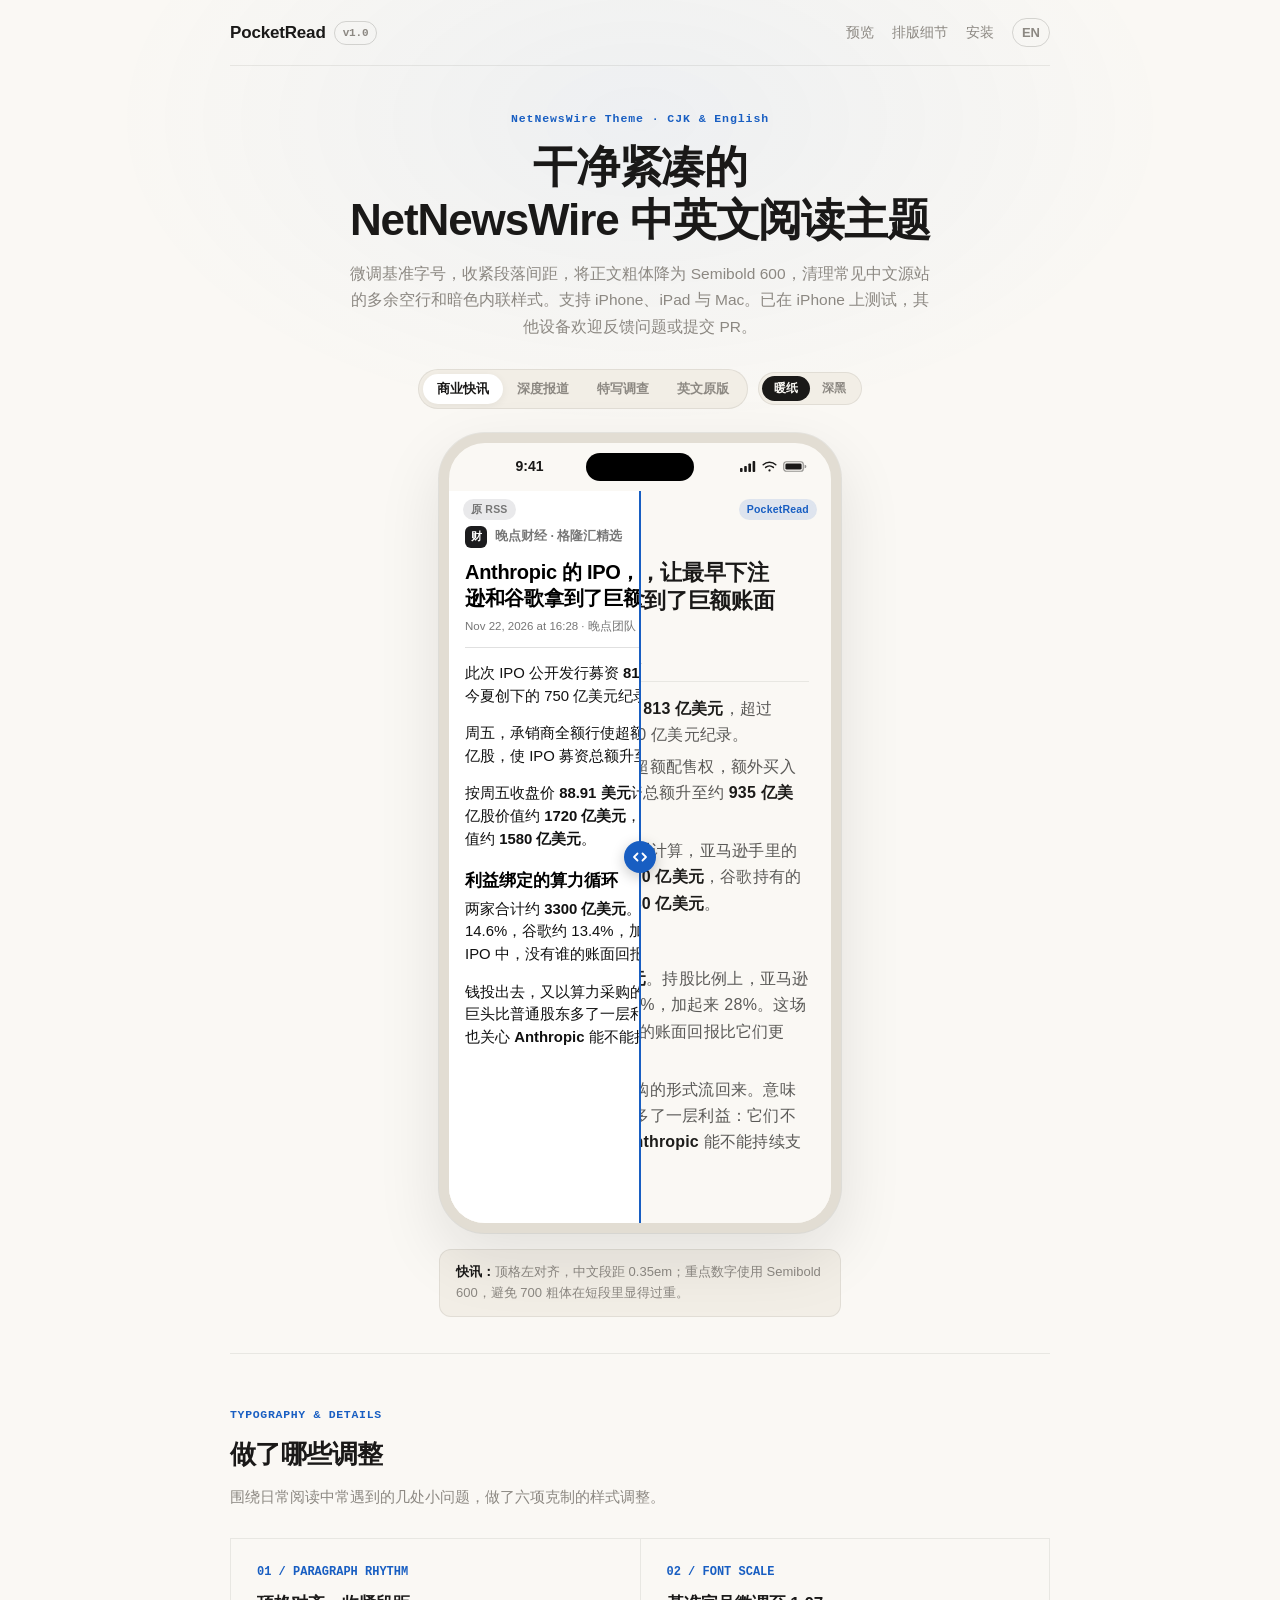
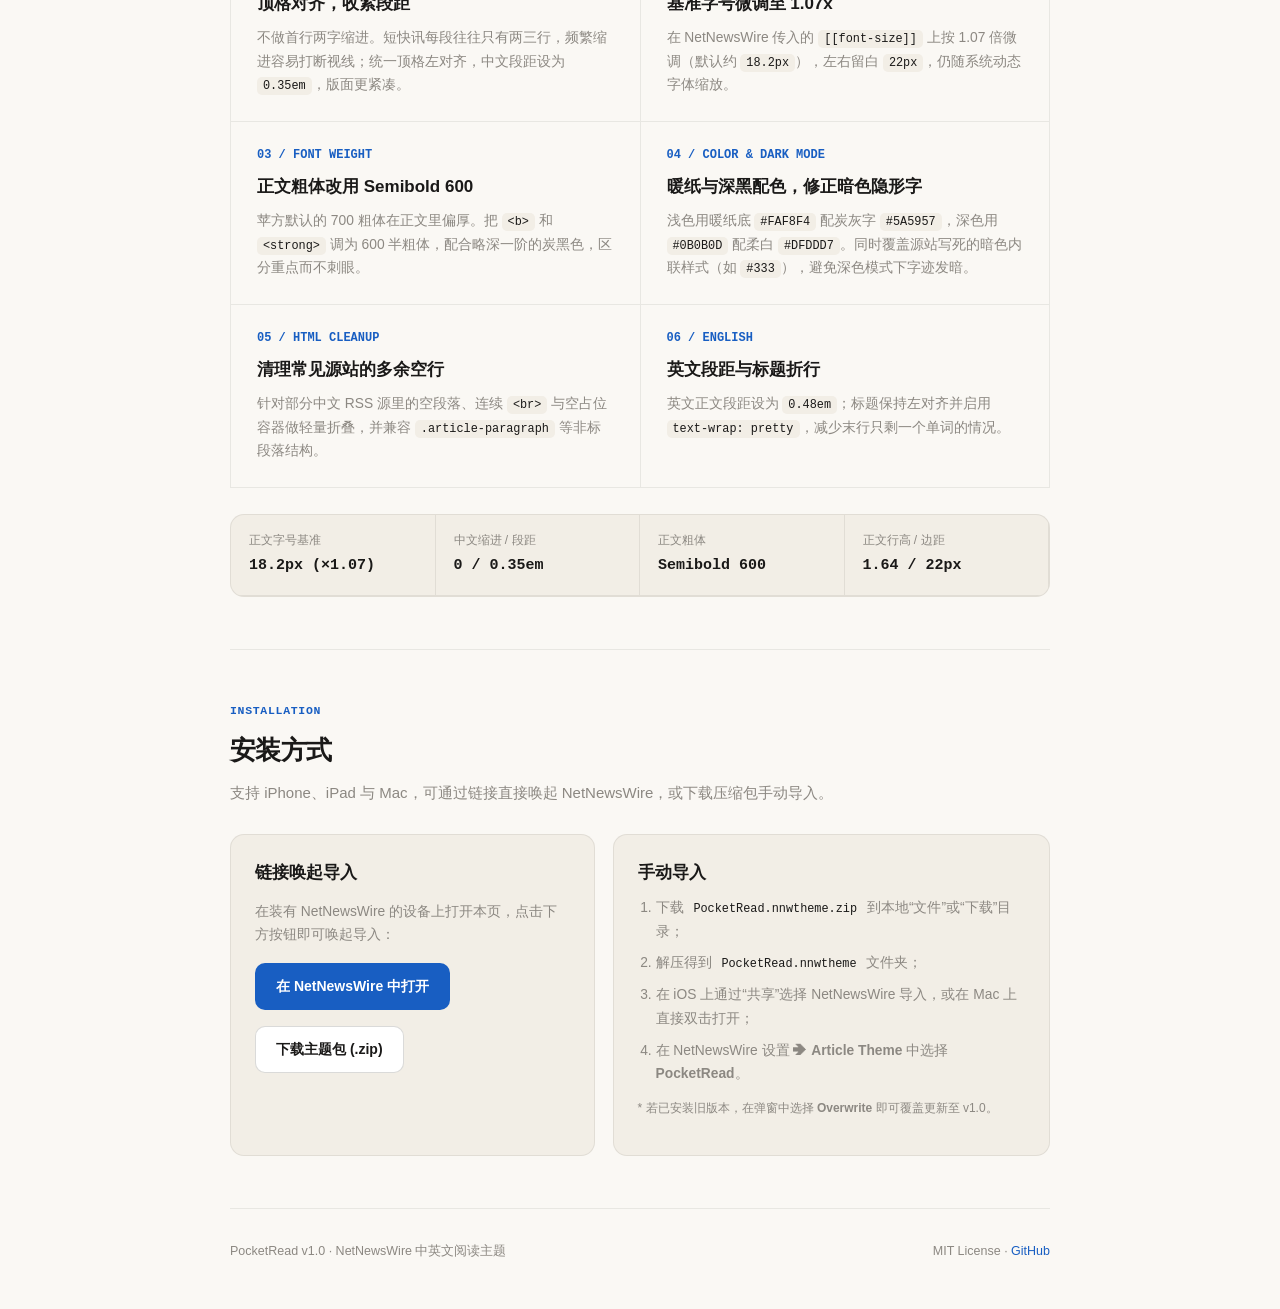
<file: index.html>
<!doctype html>
<html lang="zh-CN">

<head>
    <meta charset="utf-8" />
    <meta name="viewport" content="width=device-width, initial-scale=1" />
    <title>PocketRead — NetNewsWire 中英文阅读主题</title>
    <link rel="icon" type="image/svg+xml" href="data:image/svg+xml,%3Csvg xmlns='http://www.w3.org/2000/svg' viewBox='0 0 64 64'%3E%3Crect width='64' height='64' rx='16' fill='%23FAF8F4' stroke='%23E2DDD3' stroke-width='3'/%3E%3Ctext x='32' y='44' text-anchor='middle' font-family='-apple-system,BlinkMacSystemFont,sans-serif' font-size='34' font-weight='700' fill='%231A1918'%3EP%3C/text%3E%3C/svg%3E" />
    <meta name="description"
        content="一款 NetNewsWire 中英文阅读主题：1.07x 动态字号、顶格紧凑段距、Semibold 600 粗体、暖纸与深黑配色，清理常见源站多余空行与暗色内联样式。" />
    <style>
        :root {
            color-scheme: light dark;
            --font-sans: -apple-system, BlinkMacSystemFont, "PingFang SC", "SF Pro Text", "Hiragino Sans GB", sans-serif;
            --font-display: -apple-system, BlinkMacSystemFont, "PingFang SC", "SF Pro Display", "Hiragino Sans GB", sans-serif;
            --font-mono: ui-monospace, "SF Mono", Menlo, monospace;

            /* Page Light Palette */
            --bg: #FAF8F4;
            --bg-glow: rgba(24, 94, 194, 0.055);
            --surface: #F2EEE6;
            --card: #FFFFFF;
            --ink: #1A1918;
            --body: #5A5957;
            --muted: #8C8882;
            --line: rgba(28, 25, 21, 0.08);
            --line-strong: rgba(28, 25, 21, 0.16);
            --accent: #185EC2;
            --accent-ink: #FFFFFF;
        }

        @media (prefers-color-scheme: dark) {
            :root {
                --bg: #0B0B0D;
                --bg-glow: rgba(105, 167, 255, 0.06);
                --surface: #17171C;
                --card: #1D1D23;
                --ink: #F4F2ED;
                --body: #DFDDD7;
                --muted: #88847C;
                --line: rgba(255, 255, 255, 0.10);
                --line-strong: rgba(255, 255, 255, 0.18);
                --accent: #69A7FF;
                --accent-ink: #0B0B0D;
            }
        }

        * {
            box-sizing: border-box;
        }

        html {
            scroll-behavior: smooth;
            background: var(--bg);
        }

        body {
            margin: 0;
            padding: 0;
            background: radial-gradient(760px 440px at 50% 120px, var(--bg-glow), transparent 70%), var(--bg);
            color: var(--body);
            font-family: var(--font-sans);
            -webkit-font-smoothing: antialiased;
            line-height: 1.64;
            transition: background-color 180ms ease, color 180ms ease;
        }

        a {
            color: var(--accent);
            text-decoration: none;
        }

        code {
            font-family: var(--font-mono);
            font-size: 0.86em;
            padding: 2px 6px;
            border-radius: 5px;
            background: var(--surface);
            color: var(--ink);
        }

        .container {
            width: min(100%, 860px);
            margin: 0 auto;
            padding: 0 20px;
        }

        /* Navigation Bar */
        .topbar {
            display: flex;
            align-items: center;
            justify-content: space-between;
            gap: 12px;
            padding: 18px 0;
            border-bottom: 1px solid var(--line);
        }

        .brand {
            display: flex;
            align-items: center;
            gap: 8px;
            font-family: var(--font-display);
            font-weight: 700;
            font-size: 17px;
            color: var(--ink);
            letter-spacing: -0.01em;
        }

        .brand-ver {
            font-family: var(--font-mono);
            font-size: 11px;
            font-weight: 600;
            color: var(--muted);
            padding: 2px 8px;
            border-radius: 999px;
            border: 1px solid var(--line-strong);
        }

        .topbar-right {
            display: flex;
            align-items: center;
            gap: 18px;
        }

        .nav-links {
            display: flex;
            align-items: center;
            gap: 18px;
            font-size: 13.5px;
        }

        .nav-links a {
            color: var(--muted);
            transition: color 120ms ease;
        }

        .nav-links a:hover {
            color: var(--ink);
        }

        @media (max-width: 640px) {
            .nav-links {
                display: none;
            }
        }

        .theme-switch {
            display: inline-flex;
            padding: 3px;
            border-radius: 999px;
            background: var(--surface);
            border: 1px solid var(--line);
        }

        .theme-switch button {
            border: 0;
            background: transparent;
            color: var(--muted);
            font-size: 12px;
            font-weight: 600;
            padding: 4px 12px;
            border-radius: 999px;
            cursor: pointer;
            font-family: inherit;
            transition: background 140ms ease, color 140ms ease;
        }

        .theme-switch button.active {
            background: var(--ink);
            color: var(--bg);
        }

        /* Hero Section */
        .hero {
            padding: 44px 0 36px;
            text-align: center;
        }

        .kicker {
            font-family: var(--font-mono);
            font-size: 11.5px;
            letter-spacing: 0.08em;
            font-weight: 600;
            color: var(--accent);
            margin-bottom: 12px;
        }

        .hero h1 {
            margin: 0 auto 14px;
            max-width: 660px;
            font-family: var(--font-display);
            font-size: clamp(28px, 5.2vw, 44px);
            line-height: 1.2;
            font-weight: 800;
            letter-spacing: -0.025em;
            color: var(--ink);
        }

        .hero .lead {
            margin: 0 auto 28px;
            max-width: 580px;
            font-size: 15.5px;
            line-height: 1.72;
            color: var(--muted);
        }

        /* Case Switcher Tabs */
        .controls {
            display: flex;
            flex-wrap: wrap;
            justify-content: center;
            align-items: center;
            gap: 10px;
            margin-bottom: 24px;
        }

        .pill-group {
            display: inline-flex;
            padding: 4px;
            border-radius: 999px;
            background: var(--surface);
            border: 1px solid var(--line);
            max-width: 100%;
            overflow-x: auto;
            -webkit-overflow-scrolling: touch;
        }

        .pill-group button {
            border: 0;
            background: transparent;
            color: var(--muted);
            font-size: 13px;
            font-weight: 600;
            padding: 6px 14px;
            border-radius: 999px;
            cursor: pointer;
            white-space: nowrap;
            transition: background 140ms ease, color 140ms ease;
        }

        .pill-group button.active {
            background: var(--card);
            color: var(--ink);
            box-shadow: 0 2px 8px rgba(0, 0, 0, 0.06);
        }

        /* Phone Mockup Showcase */
        .stage-wrap {
            display: flex;
            flex-direction: column;
            align-items: center;
            gap: 16px;
        }

        .phone {
            --p-bg: #FAF8F4;
            --p-ink: #1A1918;
            --p-body: #5A5957;
            --p-muted: #8C8882;
            --p-line: rgba(28, 25, 21, 0.08);
            --p-bezel: #E2DDD3;
            --p-shadow: 0 24px 64px rgba(24, 20, 15, 0.10), 0 0 0 1px rgba(28, 25, 21, 0.08);

            width: min(100%, 402px);
            border-radius: 46px;
            background: var(--p-bg);
            box-shadow: var(--p-shadow);
            overflow: hidden;
            position: relative;
            border: 10px solid var(--p-bezel);
            transition: background-color 180ms ease, border-color 180ms ease, box-shadow 180ms ease;
        }

        .phone[data-mode="dark"] {
            --p-bg: #0B0B0D;
            --p-ink: #F4F2ED;
            --p-body: #DFDDD7;
            --p-muted: #88847C;
            --p-line: rgba(255, 255, 255, 0.10);
            --p-bezel: #25252C;
            --p-shadow: 0 30px 90px rgba(0, 0, 0, 0.45), 0 0 0 1px rgba(255, 255, 255, 0.08);
        }

        /* Before/After Slider Stage */
        .compare-stage {
            position: relative;
            --pos: 50%;
            min-height: 490px;
            overflow: hidden;
            user-select: none;
            -webkit-user-select: none;
            touch-action: pan-y;
        }

        .compare-layer {
            width: 100%;
            min-height: 490px;
        }

        .compare-layer.layer-raw {
            position: absolute;
            inset: 0;
            z-index: 2;
            clip-path: inset(0 calc(100% - var(--pos)) 0 0);
            -webkit-clip-path: inset(0 calc(100% - var(--pos)) 0 0);
            pointer-events: none;
            background: #FFFFFF;
            color: #111111;
            --p-bg: #FFFFFF;
            --p-ink: #000000;
            --p-body: #111111;
            --p-muted: #767676;
            --p-line: rgba(0, 0, 0, 0.12);
        }

        .phone[data-mode="dark"] .compare-layer.layer-raw {
            background: #000000;
            color: #E5E5EA;
            --p-bg: #000000;
            --p-ink: #FFFFFF;
            --p-body: #E5E5EA;
            --p-muted: #8E8E93;
            --p-line: rgba(255, 255, 255, 0.14);
        }

        .compare-layer.layer-raw .screen {
            padding: 8px 16px 36px;
            font-size: 14.9px;
            line-height: 1.52;
        }

        .compare-layer.layer-raw .p-h1 {
            font-size: 20px;
            text-wrap: wrap;
        }

        .compare-layer.layer-raw .p-body p,
        .compare-layer.layer-raw .p-body.en p {
            margin: 0 0 1.0em;
            letter-spacing: 0;
        }

        .compare-layer.layer-raw .p-body b,
        .compare-layer.layer-raw .p-body strong {
            color: inherit;
            font-weight: 700;
            letter-spacing: 0;
        }

        .raw-gap {
            display: none;
        }

        .compare-layer.layer-raw .raw-gap {
            display: block;
            margin: 0 0 1.0em;
        }

        .compare-tag {
            position: absolute;
            top: 8px;
            z-index: 4;
            font-size: 10.5px;
            font-weight: 600;
            letter-spacing: 0.02em;
            padding: 2px 8px;
            border-radius: 999px;
            backdrop-filter: blur(8px);
            -webkit-backdrop-filter: blur(8px);
            pointer-events: none;
        }

        .compare-tag.tag-left {
            left: 14px;
            background: rgba(120, 120, 128, 0.16);
            color: var(--p-muted);
        }

        .compare-tag.tag-right {
            right: 14px;
            background: rgba(24, 94, 194, 0.12);
            color: var(--accent);
        }

        .compare-divider {
            position: absolute;
            top: 0;
            bottom: 0;
            left: var(--pos);
            width: 2px;
            background: var(--accent);
            transform: translateX(-1px);
            z-index: 5;
            pointer-events: none;
        }

        .compare-handle {
            position: absolute;
            top: 50%;
            left: 50%;
            width: 32px;
            height: 32px;
            transform: translate(-50%, -50%);
            border-radius: 999px;
            background: var(--accent);
            color: var(--accent-ink);
            display: flex;
            align-items: center;
            justify-content: center;
            box-shadow: 0 4px 14px rgba(0, 0, 0, 0.22);
        }

        .compare-range {
            position: absolute;
            inset: 0;
            width: 100%;
            height: 100%;
            margin: 0;
            opacity: 0;
            cursor: ew-resize;
            z-index: 6;
            -webkit-appearance: none;
            appearance: none;
        }

        .statusbar {
            height: 48px;
            display: grid;
            grid-template-columns: 1fr auto 1fr;
            align-items: center;
            padding: 0 24px;
            font-size: 14px;
            font-weight: 600;
            color: var(--p-ink);
            user-select: none;
            position: relative;
            z-index: 5;
        }

        .sb-time {
            font-variant-numeric: tabular-nums;
        }

        .island {
            width: 108px;
            height: 28px;
            background: #000;
            border-radius: 20px;
        }

        .sb-icons {
            display: flex;
            align-items: center;
            justify-content: flex-end;
            gap: 6px;
        }

        .sb-icons svg {
            display: block;
        }

        /* Phone Article Screen */
        .screen {
            padding: 8px 22px 36px;
            min-height: 480px;
            background: var(--p-bg);
            color: var(--p-body);
            font-size: 16px;
            line-height: 1.64;
            text-align: left;
            transition: background-color 180ms ease, color 180ms ease;
        }

        .p-bar {
            display: flex;
            align-items: center;
            gap: 8px;
            min-height: 24px;
            margin-bottom: 10px;
        }

        .p-ico {
            width: 22px;
            height: 22px;
            border-radius: 6px;
            background: #1C1C1E;
            color: #fff;
            display: flex;
            align-items: center;
            justify-content: center;
            font-weight: 700;
            font-size: 11px;
        }

        .p-feed {
            font-size: 12.5px;
            font-weight: 600;
            color: var(--p-muted);
        }

        .p-h1 {
            font-family: var(--font-display);
            font-size: 21.5px;
            line-height: 1.32;
            font-weight: 700;
            letter-spacing: -0.015em;
            color: var(--p-ink);
            margin: 0 0 6px;
            text-align: left;
            text-wrap: pretty;
        }

        .p-meta {
            font-size: 11.5px;
            color: var(--p-muted);
            margin-bottom: 12px;
        }

        .p-div {
            border: none;
            border-top: 1px solid var(--p-line);
            margin: 0 0 14px;
        }

        .p-body p {
            text-indent: 0;
            margin: 0 0 0.35em;
            letter-spacing: 0.015em;
        }

        .p-body.en p {
            margin: 0 0 0.48em;
        }

        .p-body b,
        .p-body strong {
            color: #1D1C1A;
            font-weight: 600;
            letter-spacing: 0.01em;
        }

        .phone[data-mode="dark"] .layer-pr .p-body [style*="color"] {
            color: inherit !important;
        }

        .phone[data-mode="dark"] .layer-pr .p-body b,
        .phone[data-mode="dark"] .layer-pr .p-body strong {
            color: #F4F2ED !important;
        }

        .p-sub {
            font-weight: 700;
            color: var(--p-ink);
            margin: 1.05em 0 0.3em !important;
            font-size: 16.5px;
        }

        .case-banner {
            width: min(100%, 402px);
            background: var(--surface);
            border: 1px solid var(--line);
            border-radius: 12px;
            padding: 12px 16px;
            font-size: 13px;
            color: var(--muted);
            text-align: left;
            line-height: 1.6;
        }

        .case-banner b {
            color: var(--ink);
        }

        /* Advantages & Features Section */
        section.block {
            padding: 52px 0;
            border-top: 1px solid var(--line);
        }

        .sec-kicker {
            font-family: var(--font-mono);
            font-size: 11.5px;
            color: var(--accent);
            letter-spacing: 0.06em;
            font-weight: 600;
            margin-bottom: 8px;
        }

        .sec-title {
            margin: 0 0 10px;
            font-family: var(--font-display);
            font-size: 26px;
            font-weight: 700;
            letter-spacing: -0.02em;
            color: var(--ink);
        }

        .sec-sub {
            margin: 0 0 28px;
            font-size: 15px;
            color: var(--muted);
            max-width: 620px;
        }

        .spec-grid {
            display: grid;
            grid-template-columns: repeat(2, 1fr);
            border-top: 1px solid var(--line);
            border-left: 1px solid var(--line);
        }

        @media (max-width: 680px) {
            .spec-grid {
                grid-template-columns: 1fr;
            }
        }

        .spec-cell {
            padding: 24px 26px;
            border-right: 1px solid var(--line);
            border-bottom: 1px solid var(--line);
        }

        .spec-num {
            font-family: var(--font-mono);
            font-size: 12px;
            color: var(--accent);
            font-weight: 700;
            margin-bottom: 8px;
        }

        .spec-cell h3 {
            margin: 0 0 8px;
            font-size: 17px;
            font-weight: 700;
            color: var(--ink);
        }

        .spec-cell p {
            margin: 0;
            font-size: 13.8px;
            color: var(--muted);
            line-height: 1.7;
        }

        .metrics-bar {
            display: grid;
            grid-template-columns: repeat(4, 1fr);
            margin-top: 26px;
            border: 1px solid var(--line);
            border-radius: 14px;
            background: var(--surface);
            overflow: hidden;
        }

        @media (max-width: 640px) {
            .metrics-bar {
                grid-template-columns: repeat(2, 1fr);
            }
        }

        .metric {
            padding: 16px 18px;
            border-right: 1px solid var(--line);
            border-bottom: 1px solid var(--line);
        }

        .metric .k {
            font-size: 12px;
            color: var(--muted);
            margin-bottom: 4px;
        }

        .metric .v {
            font-family: var(--font-mono);
            font-size: 15px;
            font-weight: 700;
            color: var(--ink);
            font-variant-numeric: tabular-nums;
        }

        /* Install Section */
        .install-cols {
            display: grid;
            grid-template-columns: 1fr 1.2fr;
            gap: 18px;
        }

        @media (max-width: 720px) {
            .install-cols {
                grid-template-columns: 1fr;
            }
        }

        .install-box {
            padding: 24px;
            border-radius: 14px;
            background: var(--surface);
            border: 1px solid var(--line);
        }

        .install-box h3 {
            margin: 0 0 10px;
            font-size: 16.5px;
            color: var(--ink);
        }

        .install-box p,
        .install-box li {
            font-size: 13.8px;
            color: var(--muted);
            line-height: 1.72;
        }

        .install-box ol {
            margin: 0;
            padding-left: 18px;
        }

        .install-box li {
            margin-bottom: 8px;
        }

        .btn {
            display: inline-flex;
            align-items: center;
            justify-content: center;
            gap: 8px;
            font-weight: 600;
            font-size: 14px;
            padding: 11px 20px;
            border-radius: 10px;
            border: 1px solid transparent;
            cursor: pointer;
            transition: transform 120ms ease, opacity 120ms ease;
        }

        .btn:active {
            transform: scale(0.98);
        }

        .btn-pri {
            background: var(--accent);
            color: var(--accent-ink);
        }

        .btn-sec {
            background: var(--card);
            color: var(--ink);
            border-color: var(--line-strong);
        }

        footer {
            padding: 32px 0 48px;
            border-top: 1px solid var(--line);
            display: flex;
            flex-wrap: wrap;
            justify-content: space-between;
            gap: 12px;
            font-size: 12.5px;
            color: var(--muted);
        }
    </style>
</head>

<body>
    <div class="container">
        <nav class="topbar">
            <div class="brand">
                <span>PocketRead</span>
                <span class="brand-ver">v1.0</span>
            </div>
            <div class="topbar-right">
                <div class="nav-links">
                    <a href="#showcase">预览</a>
                    <a href="#details">排版细节</a>
                    <a href="#install">安装</a>
                </div>
                <a href="en.html" style="font-size:13px;font-weight:600;color:var(--muted);padding:3px 9px;border:1px solid var(--line-strong);border-radius:999px;">EN</a>
            </div>
        </nav>

        <header class="hero" id="showcase">
            <div class="kicker">NetNewsWire Theme · CJK &amp; English</div>
            <h1>干净紧凑的 <br>NetNewsWire 中英文阅读主题</h1>
            <p class="lead">
                微调基准字号，收紧段落间距，将正文粗体降为 Semibold 600，清理常见中文源站的多余空行和暗色内联样式。支持 iPhone、iPad 与
                Mac。已在 iPhone 上测试，其他设备欢迎反馈问题或提交 PR。
            </p>

            <div class="controls">
                <div class="pill-group" id="tabs">
                    <button class="active" onclick="switchCase('finance')">商业快讯</button>
                    <button onclick="switchCase('feature')">深度报道</button>
                    <button onclick="switchCase('investigation')">特写调查</button>
                    <button onclick="switchCase('english')">英文原版</button>
                </div>
                <div class="theme-switch" role="group" aria-label="切换预览明暗模式">
                    <button id="t-light" class="active" onclick="setMode('light')">暖纸</button>
                    <button id="t-dark" onclick="setMode('dark')">深黑</button>
                </div>
            </div>

            <div class="stage-wrap">
                <div class="phone" id="phone-preview">
                    <div class="statusbar" aria-hidden="true">
                        <span class="sb-time">9:41</span>
                        <div class="island"></div>
                        <div class="sb-icons">
                            <svg width="16" height="11" viewBox="0 0 16 11" fill="currentColor">
                                <rect x="0" y="7" width="2.6" height="4" rx="0.8" />
                                <rect x="4.2" y="5" width="2.6" height="6" rx="0.8" />
                                <rect x="8.4" y="2.5" width="2.6" height="8.5" rx="0.8" />
                                <rect x="12.6" y="0" width="2.6" height="11" rx="0.8" />
                            </svg>
                            <svg width="15" height="11" viewBox="0 0 15 11" fill="none" stroke="currentColor"
                                stroke-width="1.5" stroke-linecap="round">
                                <path d="M1.2 3.8a9.2 9.2 0 0 1 12.6 0" />
                                <path d="M3.6 6.4a5.8 5.8 0 0 1 7.8 0" />
                                <circle cx="7.5" cy="9.4" r="1.1" fill="currentColor" stroke="none" />
                            </svg>
                            <svg width="24" height="11" viewBox="0 0 24 11" fill="none">
                                <rect x="0.75" y="0.75" width="19.5" height="9.5" rx="2.6" stroke="currentColor"
                                    stroke-opacity="0.45" stroke-width="1.2" />
                                <rect x="2.4" y="2.4" width="16.2" height="6.2" rx="1.4" fill="currentColor" />
                                <path d="M21.6 3.7v3.6a1.4 1.4 0 0 0 0-3.6Z" fill="currentColor" fill-opacity="0.45" />
                            </svg>
                        </div>
                    </div>

                    <div class="compare-stage" id="compare-stage">
                        <div class="compare-layer layer-pr">
                            <span class="compare-tag tag-right">PocketRead</span>
                            <div class="screen" id="article-screen-pr" style="padding-top: 34px;"></div>
                        </div>
                        <div class="compare-layer layer-raw" aria-hidden="true">
                            <span class="compare-tag tag-left">原 RSS</span>
                            <div class="screen" id="article-screen-raw" style="padding-top: 34px;"></div>
                        </div>
                        <div class="compare-divider" aria-hidden="true">
                            <div class="compare-handle">
                                <svg width="16" height="16" viewBox="0 0 16 16" fill="none" stroke="currentColor" stroke-width="1.8" stroke-linecap="round" stroke-linejoin="round">
                                    <path d="M5.5 4.5 2 8l3.5 3.5M10.5 4.5 14 8l-3.5 3.5" />
                                </svg>
                            </div>
                        </div>
                        <input class="compare-range" id="compare-range" type="range" min="0" max="100" value="50"
                            aria-label="左右拖动对比原 RSS 与 PocketRead 排版效果"
                            oninput="setCompare(this.value)" />
                    </div>
                </div>

                <div class="case-banner" id="case-note">
                    <!-- Dynamic feature note injected via JS -->
                </div>
            </div>
        </header>

        <section class="block" id="details">
            <div class="sec-kicker">TYPOGRAPHY &amp; DETAILS</div>
            <h2 class="sec-title">做了哪些调整</h2>
            <p class="sec-sub">围绕日常阅读中常遇到的几处小问题，做了六项克制的样式调整。</p>

            <div class="spec-grid">
                <div class="spec-cell">
                    <div class="spec-num">01 / PARAGRAPH RHYTHM</div>
                    <h3>顶格对齐，收紧段距</h3>
                    <p>不做首行两字缩进。短快讯每段往往只有两三行，频繁缩进容易打断视线；统一顶格左对齐，中文段距设为 <code>0.35em</code>，版面更紧凑。</p>
                </div>
                <div class="spec-cell">
                    <div class="spec-num">02 / FONT SCALE</div>
                    <h3>基准字号微调至 1.07x</h3>
                    <p>在 NetNewsWire 传入的 <code>[[font-size]]</code> 上按 1.07 倍微调（默认约 <code>18.2px</code>），左右留白
                        <code>22px</code>，仍随系统动态字体缩放。
                    </p>
                </div>
                <div class="spec-cell">
                    <div class="spec-num">03 / FONT WEIGHT</div>
                    <h3>正文粗体改用 Semibold 600</h3>
                    <p>苹方默认的 700 粗体在正文里偏厚。把 <code>&lt;b&gt;</code> 和 <code>&lt;strong&gt;</code> 调为 600
                        半粗体，配合略深一阶的炭黑色，区分重点而不刺眼。
                    </p>
                </div>
                <div class="spec-cell">
                    <div class="spec-num">04 / COLOR &amp; DARK MODE</div>
                    <h3>暖纸与深黑配色，修正暗色隐形字</h3>
                    <p>浅色用暖纸底 <code>#FAF8F4</code> 配炭灰字 <code>#5A5957</code>，深色用 <code>#0B0B0D</code> 配柔白
                        <code>#DFDDD7</code>。同时覆盖源站写死的暗色内联样式（如 <code>#333</code>），避免深色模式下字迹发暗。
                    </p>
                </div>
                <div class="spec-cell">
                    <div class="spec-num">05 / HTML CLEANUP</div>
                    <h3>清理常见源站的多余空行</h3>
                    <p>针对部分中文 RSS 源里的空段落、连续 <code>&lt;br&gt;</code> 与空占位容器做轻量折叠，并兼容 <code>.article-paragraph</code>
                        等非标段落结构。</p>
                </div>
                <div class="spec-cell">
                    <div class="spec-num">06 / ENGLISH</div>
                    <h3>英文段距与标题折行</h3>
                    <p>英文正文段距设为 <code>0.48em</code>；标题保持左对齐并启用 <code>text-wrap: pretty</code>，减少末行只剩一个单词的情况。</p>
                </div>
            </div>

            <div class="metrics-bar">
                <div class="metric">
                    <div class="k">正文字号基准</div>
                    <div class="v">18.2px (×1.07)</div>
                </div>
                <div class="metric">
                    <div class="k">中文缩进 / 段距</div>
                    <div class="v">0 / 0.35em</div>
                </div>
                <div class="metric">
                    <div class="k">正文粗体</div>
                    <div class="v">Semibold 600</div>
                </div>
                <div class="metric">
                    <div class="k">正文行高 / 边距</div>
                    <div class="v">1.64 / 22px</div>
                </div>
            </div>
        </section>

        <section class="block" id="install">
            <div class="sec-kicker">INSTALLATION</div>
            <h2 class="sec-title">安装方式</h2>
            <p class="sec-sub">支持 iPhone、iPad 与 Mac，可通过链接直接唤起 NetNewsWire，或下载压缩包手动导入。</p>

            <div class="install-cols">
                <div class="install-box">
                    <h3>链接唤起导入</h3>
                    <p>在装有 NetNewsWire 的设备上打开本页，点击下方按钮即可唤起导入：</p>
                    <div style="margin: 16px 0;">
                        <a class="btn btn-pri" id="btn-nnw" href="netnewswire://theme/add?url=https%3A%2F%2Fgithub.com%2Ffishyo%2Fpocketread-nnw-theme%2Freleases%2Fdownload%2Fv1.0.0%2FPocketRead.nnwtheme.zip">在 NetNewsWire 中打开</a>
                    </div>
                    <div style="margin-top: 10px;">
                        <a class="btn btn-sec" href="https://github.com/fishyo/pocketread-nnw-theme/releases/download/v1.0.0/PocketRead.nnwtheme.zip" download>下载主题包 (.zip)</a>
                    </div>
                </div>

                <div class="install-box">
                    <h3>手动导入</h3>
                    <ol>
                        <li>下载 <code>PocketRead.nnwtheme.zip</code> 到本地“文件”或“下载”目录；</li>
                        <li>解压得到 <code>PocketRead.nnwtheme</code> 文件夹；</li>
                        <li>在 iOS 上通过“共享”选择 NetNewsWire 导入，或在 Mac 上直接双击打开；</li>
                        <li>在 NetNewsWire 设置 ➔ <strong>Article Theme</strong> 中选择 <strong>PocketRead</strong>。</li>
                    </ol>
                    <p style="margin-top: 12px; font-size: 12px; color: var(--muted);">
                        * 若已安装旧版本，在弹窗中选择 <strong>Overwrite</strong> 即可覆盖更新至 v1.0。
                    </p>
                </div>
            </div>
        </section>

        <footer>
            <div>PocketRead v1.0 · NetNewsWire 中英文阅读主题</div>
            <div>MIT License · <a href="https://github.com/fishyo/pocketread-nnw-theme" target="_blank" rel="noopener">GitHub</a></div>
        </footer>
    </div>

    <script>
        const CASES = {
            finance: {
                note: '<b>快讯：</b>顶格左对齐，中文段距 0.35em；重点数字使用 Semibold 600，避免 700 粗体在短段里显得过重。',
                feed: '晚点财经 · 格隆汇精选',
                ico: '财',
                title: 'Anthropic 的 IPO，让最早下注的亚马逊和谷歌拿到了巨额账面回报。',
                meta: 'Nov 22, 2026 at 16:28 · 晚点团队',
                html: `
        <p>此次 IPO 公开发行募资 <strong>813 亿美元</strong>，超过 SpaceX 今夏创下的 750 亿美元纪录。</p>
        <p>周五，承销商全额行使超额配售权，额外买入 1.47 亿股，使 IPO 募资总额升至约 <strong>935 亿美元</strong>。</p>
        <p>按周五收盘价 <strong>88.91 美元</strong>计算，亚马逊手里的约 19.4 亿股价值约 <strong>1720 亿美元</strong>，谷歌持有的约 17.7 亿股价值约 <strong>1580 亿美元</strong>。</p>
        <p class="p-sub">利益绑定的算力循环</p>
        <p>两家合计约 <strong>3300 亿美元</strong>。持股比例上，亚马逊约 14.6%，谷歌约 13.4%，加起来 28%。这场创纪录 IPO 中，没有谁的账面回报比它们更高。</p>
        <p>钱投出去，又以算力采购的形式流回来。意味着两家巨头比普通股东多了一层利益：它们不仅关心股价，也关心 <strong>Anthropic</strong> 能不能持续支付算力账单。</p>
      `
            },
            feature: {
                note: '<b>长文：</b>折叠源站多余的空段落，小标题上下留白设为 1.05em / 0.3em，正文字色用炭灰 #5A5957 降低白底反差。',
                feed: '晚点 LatePost',
                ico: '晚',
                title: '药明康德的退路与生路',
                meta: '晚点团队 · 2026年11月21日 14:30',
                html: `
        <p>11 月的无锡已有了初冬的寒意，太湖边的药明康德研发中心大楼依然彻夜通明。</p>
        <p class="raw-gap"><br /></p>
        <p>过去这一年，全球生物医药融资节奏明显放缓。在资本退潮与地缘博弈的双重夹击下，国内 CXO 行业正在经历一次漫长而剧烈的估值重构。</p>
        <p class="raw-gap"><br /></p>
        <p class="p-sub">漏斗里的竞赛</p>
        <p>核心商业模式是将药物发现、工艺开发与商业化生产整合在同一体系内。对药明康德来说，这不仅是一场效率战，更是一场对抗地缘不确定性的防御战。</p>
        <p>一位接近药明高层的人士透露：“我们目前在新加坡与美国特拉华州的海外产能扩建都在按既定节奏推进。”</p>
      `
            },
            investigation: {
                note: '<b>深色模式：</b>覆盖部分源站写死的暗色 inline 样式（如 #333 / #666），防止在深色背景下字迹发暗看不清。',
                feed: 'BBC 中文网',
                ico: 'B',
                title: '宠物火化真相调查：逝去爱犬的最后告别',
                meta: 'BBC 中文特写 · Nov 22, 2026 at 17:16',
                html: `
        <p>得知发现爱犬尸体的消息后，柯玲女士悲痛欲绝，她想知道自己的宠物是否真的被火化。</p>
        <p style="color: #666666;"><strong>警告：本文包含部分读者可能感到不适的图片及文字叙述。</strong></p>
        <p>自从这段影片在社交媒体上流传后，动物救援组织在马尼拉郊区发现多处弃置点，总共挖出约 170 只死亡宠物的遗骸。</p>
        <p>这些动物原本被送去火化业者，主人预期它们会被烧成骨灰。如今，许多悲痛的主人必须面对令人心碎的现实：心爱的宠物可能并没有得到他们付费购买的体面送行。</p>
      `
            },
            english: {
                note: '<b>英文：</b>段距调整为 0.48em，标题启用 text-wrap: pretty 减少末行孤词，行高保持 1.64。',
                feed: 'The Guardian',
                ico: 'G',
                title: 'China is pushing for rapid electrification using low-carbon energy',
                meta: 'Nov 22, 2026 at 16:27 · Environment Desk',
                html: `
        <div class="p-body en">
          <p>China is pushing for rapid electrification of its economy using low-carbon energy and will help other countries do the same, a senior member of the Chinese delegation at the Cop31 UN climate summit has said.</p>
          <p>Wang Yi, a professor of energy and environment policy at the Chinese Academy of Sciences and a senior adviser to the government, said: <strong>“End-use electrification is a very clear direction.”</strong></p>
          <p>We can follow this direction while making the source of electricity clean. That’s the way to go forward, balancing grid reliability and renewable generation targets.</p>
        </div>
      `
            }
        };

        let activeCase = 'finance';

        function renderArticle() {
            const data = CASES[activeCase];
            const markup = `
      <div class="p-bar"><div class="p-ico">${data.ico}</div><div class="p-feed">${data.feed}</div></div>
      <div class="p-h1">${data.title}</div>
      <div class="p-meta">${data.meta}</div>
      <hr class="p-div" />
      <div class="p-body ${activeCase === 'english' ? 'en' : 'cjk'}">
        ${data.html}
      </div>
    `;
            document.getElementById('article-screen-pr').innerHTML = markup;
            document.getElementById('article-screen-raw').innerHTML = markup;
            document.getElementById('case-note').innerHTML = data.note;
        }

        function setCompare(val) {
            document.getElementById('compare-stage').style.setProperty('--pos', val + '%');
        }

        function switchCase(key) {
            activeCase = key;
            const btns = document.querySelectorAll('#tabs button');
            const keys = ['finance', 'feature', 'investigation', 'english'];
            btns.forEach((btn, idx) => {
                btn.classList.toggle('active', keys[idx] === key);
            });
            renderArticle();
        }

        function setMode(mode) {
            const phone = document.getElementById('phone-preview');
            if (mode === 'dark') {
                phone.setAttribute('data-mode', 'dark');
                document.getElementById('t-dark').classList.add('active');
                document.getElementById('t-light').classList.remove('active');
            } else {
                phone.removeAttribute('data-mode');
                document.getElementById('t-light').classList.add('active');
                document.getElementById('t-dark').classList.remove('active');
            }
        }

        // Initial render
        renderArticle();
    </script>
</body>

</html>
</file>
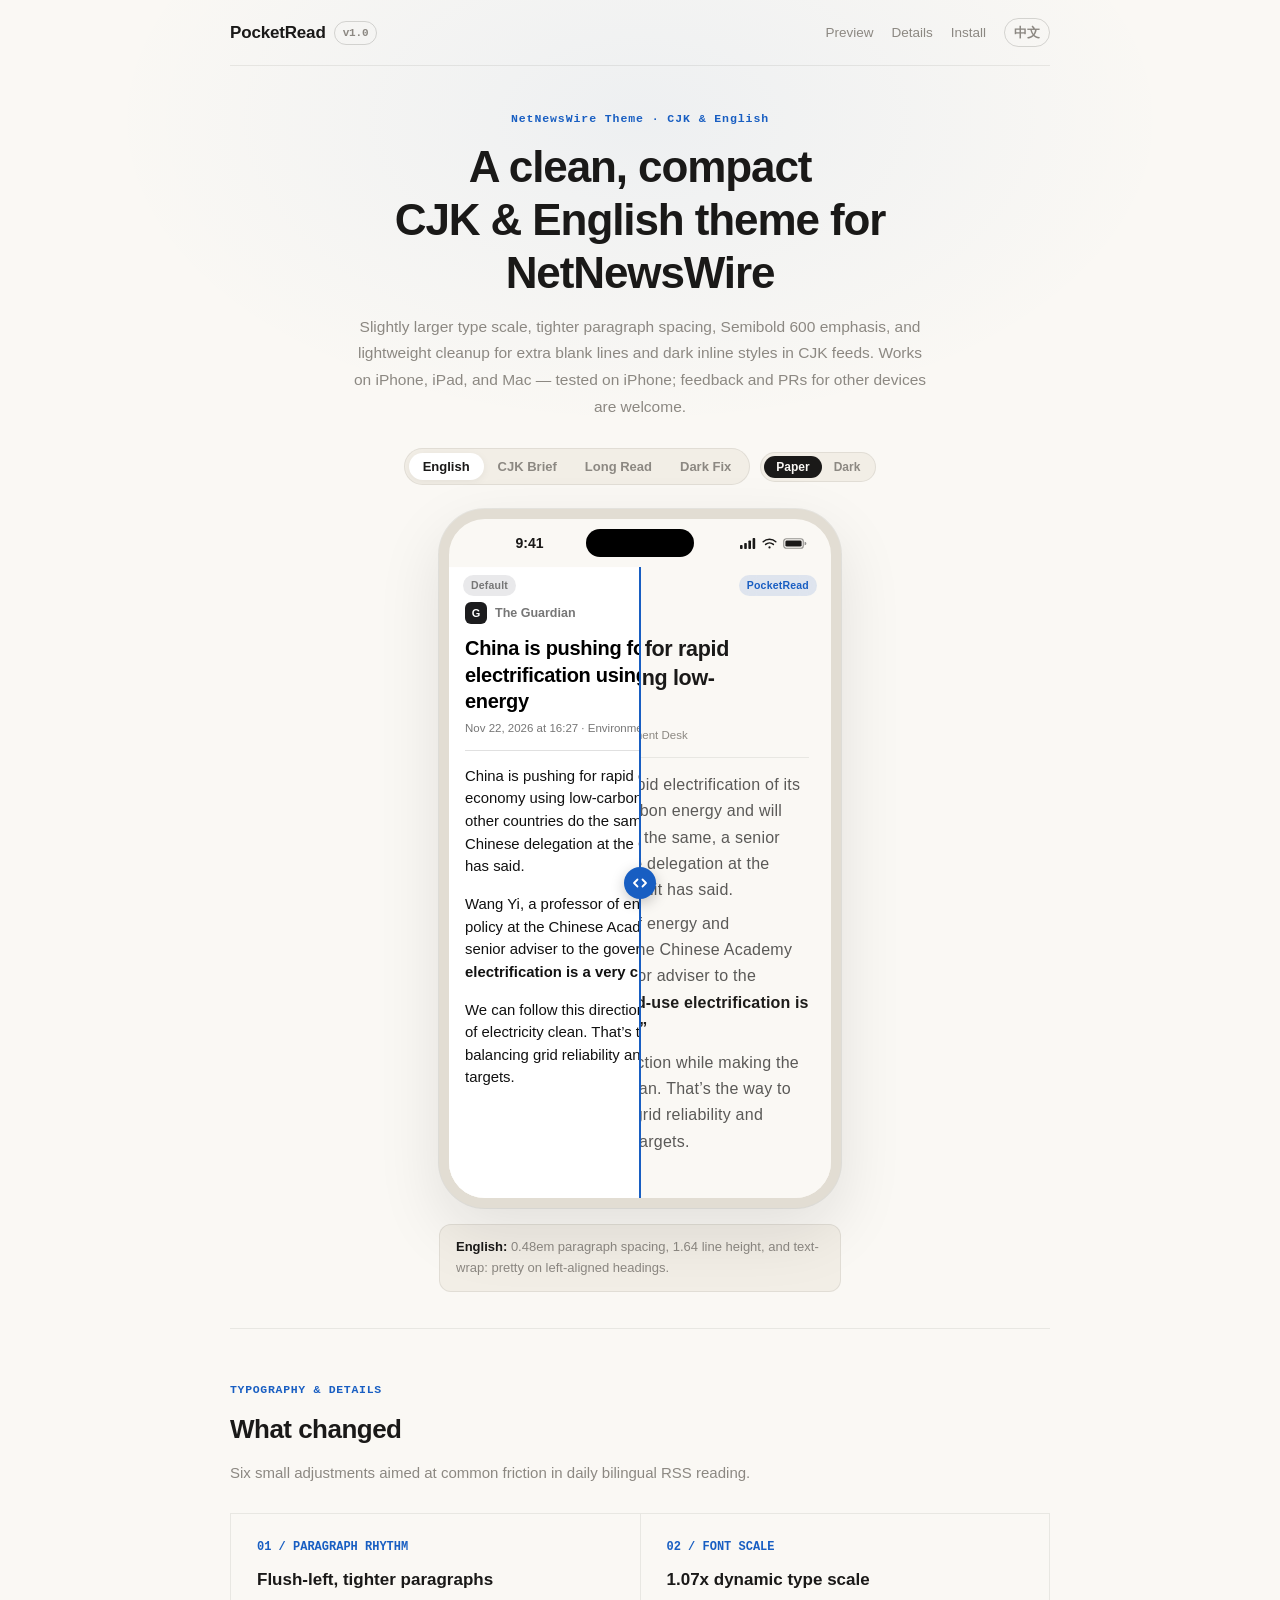
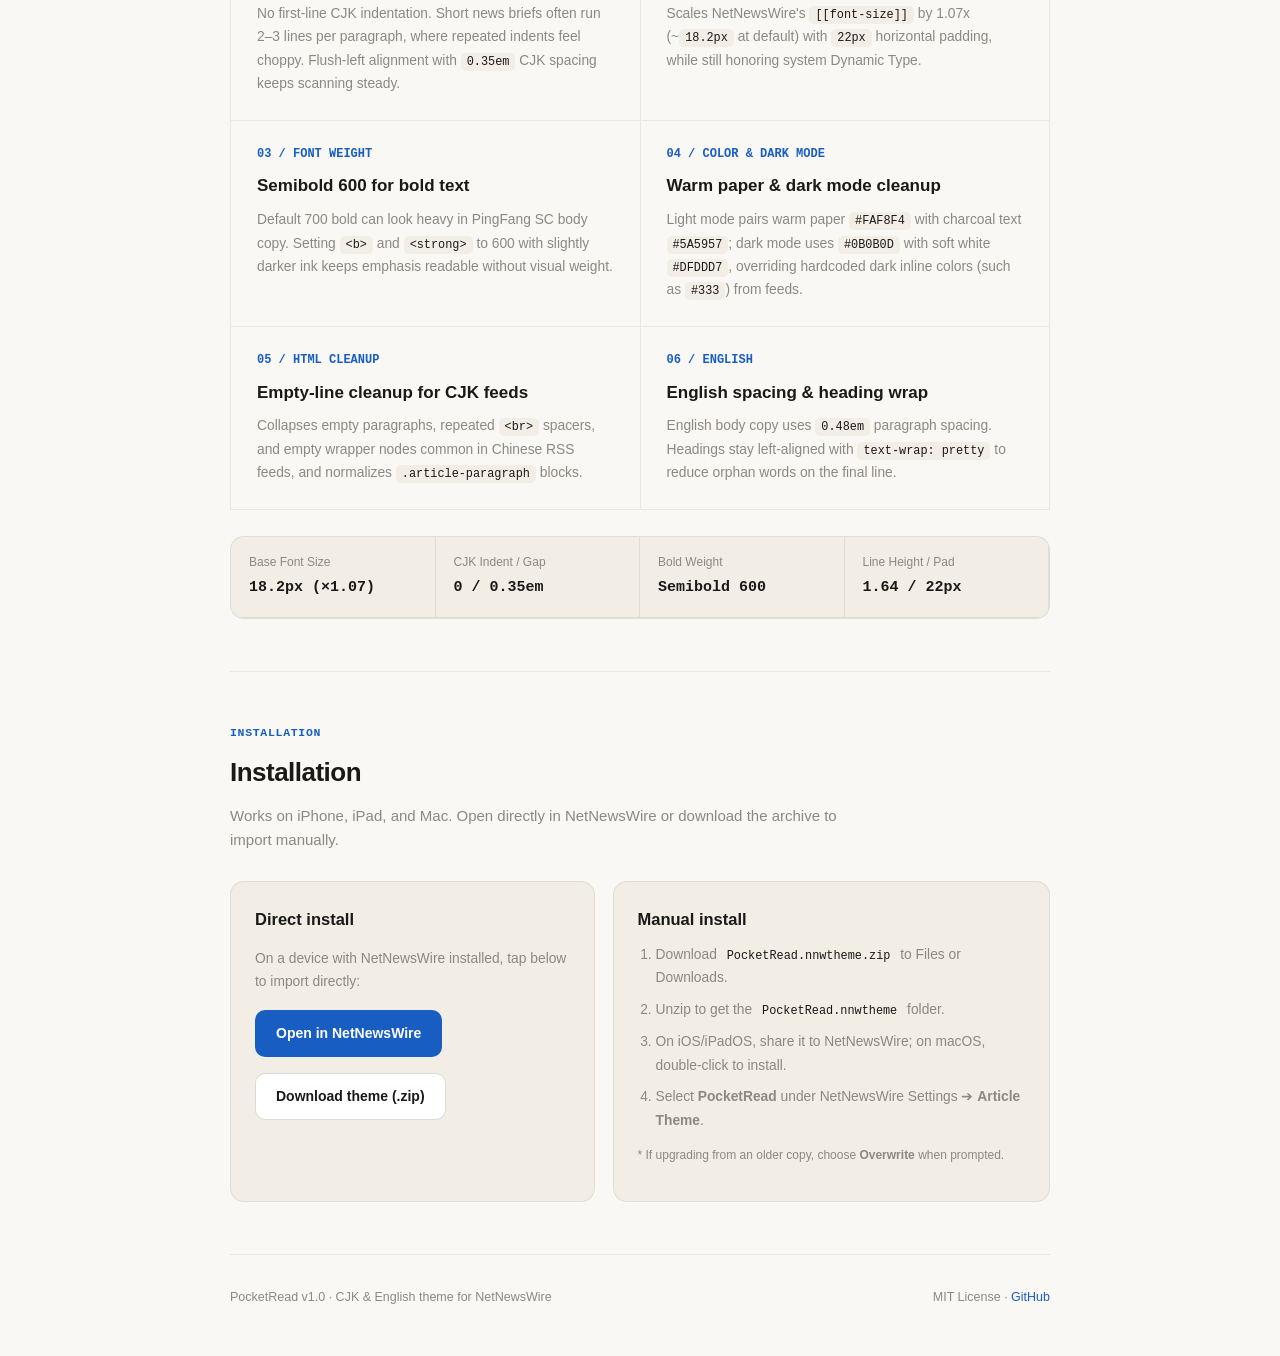
<file: en.html>
<!doctype html>
<html lang="en">

<head>
    <meta charset="utf-8" />
    <meta name="viewport" content="width=device-width, initial-scale=1" />
    <title>PocketRead — A CJK &amp; English Theme for NetNewsWire</title>
    <link rel="icon" type="image/svg+xml" href="data:image/svg+xml,%3Csvg xmlns='http://www.w3.org/2000/svg' viewBox='0 0 64 64'%3E%3Crect width='64' height='64' rx='16' fill='%23FAF8F4' stroke='%23E2DDD3' stroke-width='3'/%3E%3Ctext x='32' y='44' text-anchor='middle' font-family='-apple-system,BlinkMacSystemFont,sans-serif' font-size='34' font-weight='700' fill='%231A1918'%3EP%3C/text%3E%3C/svg%3E" />
    <meta name="description"
        content="A clean, compact CJK & English reading theme for NetNewsWire: 1.07x type scale, tight flush-left paragraphs, Semibold 600 emphasis, warm paper & dark modes, and CJK feed cleanup." />
    <style>
        :root {
            color-scheme: light dark;
            --font-sans: -apple-system, BlinkMacSystemFont, "PingFang SC", "SF Pro Text", "Hiragino Sans GB", sans-serif;
            --font-display: -apple-system, BlinkMacSystemFont, "PingFang SC", "SF Pro Display", "Hiragino Sans GB", sans-serif;
            --font-mono: ui-monospace, "SF Mono", Menlo, monospace;

            /* Page Light Palette */
            --bg: #FAF8F4;
            --bg-glow: rgba(24, 94, 194, 0.055);
            --surface: #F2EEE6;
            --card: #FFFFFF;
            --ink: #1A1918;
            --body: #5A5957;
            --muted: #8C8882;
            --line: rgba(28, 25, 21, 0.08);
            --line-strong: rgba(28, 25, 21, 0.16);
            --accent: #185EC2;
            --accent-ink: #FFFFFF;
        }

        @media (prefers-color-scheme: dark) {
            :root {
                --bg: #0B0B0D;
                --bg-glow: rgba(105, 167, 255, 0.06);
                --surface: #17171C;
                --card: #1D1D23;
                --ink: #F4F2ED;
                --body: #DFDDD7;
                --muted: #88847C;
                --line: rgba(255, 255, 255, 0.10);
                --line-strong: rgba(255, 255, 255, 0.18);
                --accent: #69A7FF;
                --accent-ink: #0B0B0D;
            }
        }

        * {
            box-sizing: border-box;
        }

        html {
            scroll-behavior: smooth;
            background: var(--bg);
        }

        body {
            margin: 0;
            padding: 0;
            background: radial-gradient(760px 440px at 50% 120px, var(--bg-glow), transparent 70%), var(--bg);
            color: var(--body);
            font-family: var(--font-sans);
            -webkit-font-smoothing: antialiased;
            line-height: 1.64;
            transition: background-color 180ms ease, color 180ms ease;
        }

        a {
            color: var(--accent);
            text-decoration: none;
        }

        code {
            font-family: var(--font-mono);
            font-size: 0.86em;
            padding: 2px 6px;
            border-radius: 5px;
            background: var(--surface);
            color: var(--ink);
        }

        .container {
            width: min(100%, 860px);
            margin: 0 auto;
            padding: 0 20px;
        }

        /* Navigation Bar */
        .topbar {
            display: flex;
            align-items: center;
            justify-content: space-between;
            gap: 12px;
            padding: 18px 0;
            border-bottom: 1px solid var(--line);
        }

        .brand {
            display: flex;
            align-items: center;
            gap: 8px;
            font-family: var(--font-display);
            font-weight: 700;
            font-size: 17px;
            color: var(--ink);
            letter-spacing: -0.01em;
        }

        .brand-ver {
            font-family: var(--font-mono);
            font-size: 11px;
            font-weight: 600;
            color: var(--muted);
            padding: 2px 8px;
            border-radius: 999px;
            border: 1px solid var(--line-strong);
        }

        .topbar-right {
            display: flex;
            align-items: center;
            gap: 18px;
        }

        .nav-links {
            display: flex;
            align-items: center;
            gap: 18px;
            font-size: 13.5px;
        }

        .nav-links a {
            color: var(--muted);
            transition: color 120ms ease;
        }

        .nav-links a:hover {
            color: var(--ink);
        }

        @media (max-width: 640px) {
            .nav-links {
                display: none;
            }
        }

        .theme-switch {
            display: inline-flex;
            padding: 3px;
            border-radius: 999px;
            background: var(--surface);
            border: 1px solid var(--line);
        }

        .theme-switch button {
            border: 0;
            background: transparent;
            color: var(--muted);
            font-size: 12px;
            font-weight: 600;
            padding: 4px 12px;
            border-radius: 999px;
            cursor: pointer;
            font-family: inherit;
            transition: background 140ms ease, color 140ms ease;
        }

        .theme-switch button.active {
            background: var(--ink);
            color: var(--bg);
        }

        /* Hero Section */
        .hero {
            padding: 44px 0 36px;
            text-align: center;
        }

        .kicker {
            font-family: var(--font-mono);
            font-size: 11.5px;
            letter-spacing: 0.08em;
            font-weight: 600;
            color: var(--accent);
            margin-bottom: 12px;
        }

        .hero h1 {
            margin: 0 auto 14px;
            max-width: 660px;
            font-family: var(--font-display);
            font-size: clamp(28px, 5.2vw, 44px);
            line-height: 1.2;
            font-weight: 800;
            letter-spacing: -0.025em;
            color: var(--ink);
        }

        .hero .lead {
            margin: 0 auto 28px;
            max-width: 580px;
            font-size: 15.5px;
            line-height: 1.72;
            color: var(--muted);
        }

        /* Case Switcher Tabs */
        .controls {
            display: flex;
            flex-wrap: wrap;
            justify-content: center;
            align-items: center;
            gap: 10px;
            margin-bottom: 24px;
        }

        .pill-group {
            display: inline-flex;
            padding: 4px;
            border-radius: 999px;
            background: var(--surface);
            border: 1px solid var(--line);
            max-width: 100%;
            overflow-x: auto;
            -webkit-overflow-scrolling: touch;
        }

        .pill-group button {
            border: 0;
            background: transparent;
            color: var(--muted);
            font-size: 13px;
            font-weight: 600;
            padding: 6px 14px;
            border-radius: 999px;
            cursor: pointer;
            white-space: nowrap;
            transition: background 140ms ease, color 140ms ease;
        }

        .pill-group button.active {
            background: var(--card);
            color: var(--ink);
            box-shadow: 0 2px 8px rgba(0, 0, 0, 0.06);
        }

        /* Phone Mockup Showcase */
        .stage-wrap {
            display: flex;
            flex-direction: column;
            align-items: center;
            gap: 16px;
        }

        .phone {
            --p-bg: #FAF8F4;
            --p-ink: #1A1918;
            --p-body: #5A5957;
            --p-muted: #8C8882;
            --p-line: rgba(28, 25, 21, 0.08);
            --p-bezel: #E2DDD3;
            --p-shadow: 0 24px 64px rgba(24, 20, 15, 0.10), 0 0 0 1px rgba(28, 25, 21, 0.08);

            width: min(100%, 402px);
            border-radius: 46px;
            background: var(--p-bg);
            box-shadow: var(--p-shadow);
            overflow: hidden;
            position: relative;
            border: 10px solid var(--p-bezel);
            transition: background-color 180ms ease, border-color 180ms ease, box-shadow 180ms ease;
        }

        .phone[data-mode="dark"] {
            --p-bg: #0B0B0D;
            --p-ink: #F4F2ED;
            --p-body: #DFDDD7;
            --p-muted: #88847C;
            --p-line: rgba(255, 255, 255, 0.10);
            --p-bezel: #25252C;
            --p-shadow: 0 30px 90px rgba(0, 0, 0, 0.45), 0 0 0 1px rgba(255, 255, 255, 0.08);
        }

        /* Before/After Slider Stage */
        .compare-stage {
            position: relative;
            --pos: 50%;
            min-height: 490px;
            overflow: hidden;
            user-select: none;
            -webkit-user-select: none;
            touch-action: pan-y;
        }

        .compare-layer {
            width: 100%;
            min-height: 490px;
        }

        .compare-layer.layer-raw {
            position: absolute;
            inset: 0;
            z-index: 2;
            clip-path: inset(0 calc(100% - var(--pos)) 0 0);
            -webkit-clip-path: inset(0 calc(100% - var(--pos)) 0 0);
            pointer-events: none;
            background: #FFFFFF;
            color: #111111;
            --p-bg: #FFFFFF;
            --p-ink: #000000;
            --p-body: #111111;
            --p-muted: #767676;
            --p-line: rgba(0, 0, 0, 0.12);
        }

        .phone[data-mode="dark"] .compare-layer.layer-raw {
            background: #000000;
            color: #E5E5EA;
            --p-bg: #000000;
            --p-ink: #FFFFFF;
            --p-body: #E5E5EA;
            --p-muted: #8E8E93;
            --p-line: rgba(255, 255, 255, 0.14);
        }

        .compare-layer.layer-raw .screen {
            padding: 8px 16px 36px;
            font-size: 14.9px;
            line-height: 1.52;
        }

        .compare-layer.layer-raw .p-h1 {
            font-size: 20px;
            text-wrap: wrap;
        }

        .compare-layer.layer-raw .p-body p,
        .compare-layer.layer-raw .p-body.en p {
            margin: 0 0 1.0em;
            letter-spacing: 0;
        }

        .compare-layer.layer-raw .p-body b,
        .compare-layer.layer-raw .p-body strong {
            color: inherit;
            font-weight: 700;
            letter-spacing: 0;
        }

        .raw-gap {
            display: none;
        }

        .compare-layer.layer-raw .raw-gap {
            display: block;
            margin: 0 0 1.0em;
        }

        .compare-tag {
            position: absolute;
            top: 8px;
            z-index: 4;
            font-size: 10.5px;
            font-weight: 600;
            letter-spacing: 0.02em;
            padding: 2px 8px;
            border-radius: 999px;
            backdrop-filter: blur(8px);
            -webkit-backdrop-filter: blur(8px);
            pointer-events: none;
        }

        .compare-tag.tag-left {
            left: 14px;
            background: rgba(120, 120, 128, 0.16);
            color: var(--p-muted);
        }

        .compare-tag.tag-right {
            right: 14px;
            background: rgba(24, 94, 194, 0.12);
            color: var(--accent);
        }

        .compare-divider {
            position: absolute;
            top: 0;
            bottom: 0;
            left: var(--pos);
            width: 2px;
            background: var(--accent);
            transform: translateX(-1px);
            z-index: 5;
            pointer-events: none;
        }

        .compare-handle {
            position: absolute;
            top: 50%;
            left: 50%;
            width: 32px;
            height: 32px;
            transform: translate(-50%, -50%);
            border-radius: 999px;
            background: var(--accent);
            color: var(--accent-ink);
            display: flex;
            align-items: center;
            justify-content: center;
            box-shadow: 0 4px 14px rgba(0, 0, 0, 0.22);
        }

        .compare-range {
            position: absolute;
            inset: 0;
            width: 100%;
            height: 100%;
            margin: 0;
            opacity: 0;
            cursor: ew-resize;
            z-index: 6;
            -webkit-appearance: none;
            appearance: none;
        }

        .statusbar {
            height: 48px;
            display: grid;
            grid-template-columns: 1fr auto 1fr;
            align-items: center;
            padding: 0 24px;
            font-size: 14px;
            font-weight: 600;
            color: var(--p-ink);
            user-select: none;
            position: relative;
            z-index: 5;
        }

        .sb-time {
            font-variant-numeric: tabular-nums;
        }

        .island {
            width: 108px;
            height: 28px;
            background: #000;
            border-radius: 20px;
        }

        .sb-icons {
            display: flex;
            align-items: center;
            justify-content: flex-end;
            gap: 6px;
        }

        .sb-icons svg {
            display: block;
        }

        /* Phone Article Screen */
        .screen {
            padding: 8px 22px 36px;
            min-height: 480px;
            background: var(--p-bg);
            color: var(--p-body);
            font-size: 16px;
            line-height: 1.64;
            text-align: left;
            transition: background-color 180ms ease, color 180ms ease;
        }

        .p-bar {
            display: flex;
            align-items: center;
            gap: 8px;
            min-height: 24px;
            margin-bottom: 10px;
        }

        .p-ico {
            width: 22px;
            height: 22px;
            border-radius: 6px;
            background: #1C1C1E;
            color: #fff;
            display: flex;
            align-items: center;
            justify-content: center;
            font-weight: 700;
            font-size: 11px;
        }

        .p-feed {
            font-size: 12.5px;
            font-weight: 600;
            color: var(--p-muted);
        }

        .p-h1 {
            font-family: var(--font-display);
            font-size: 21.5px;
            line-height: 1.32;
            font-weight: 700;
            letter-spacing: -0.015em;
            color: var(--p-ink);
            margin: 0 0 6px;
            text-align: left;
            text-wrap: pretty;
        }

        .p-meta {
            font-size: 11.5px;
            color: var(--p-muted);
            margin-bottom: 12px;
        }

        .p-div {
            border: none;
            border-top: 1px solid var(--p-line);
            margin: 0 0 14px;
        }

        .p-body p {
            text-indent: 0;
            margin: 0 0 0.35em;
            letter-spacing: 0.015em;
        }

        .p-body.en p {
            margin: 0 0 0.48em;
        }

        .p-body b,
        .p-body strong {
            color: #1D1C1A;
            font-weight: 600;
            letter-spacing: 0.01em;
        }

        .phone[data-mode="dark"] .layer-pr .p-body [style*="color"] {
            color: inherit !important;
        }

        .phone[data-mode="dark"] .layer-pr .p-body b,
        .phone[data-mode="dark"] .layer-pr .p-body strong {
            color: #F4F2ED !important;
        }

        .p-sub {
            font-weight: 700;
            color: var(--p-ink);
            margin: 1.05em 0 0.3em !important;
            font-size: 16.5px;
        }

        .case-banner {
            width: min(100%, 402px);
            background: var(--surface);
            border: 1px solid var(--line);
            border-radius: 12px;
            padding: 12px 16px;
            font-size: 13px;
            color: var(--muted);
            text-align: left;
            line-height: 1.6;
        }

        .case-banner b {
            color: var(--ink);
        }

        /* Advantages & Features Section */
        section.block {
            padding: 52px 0;
            border-top: 1px solid var(--line);
        }

        .sec-kicker {
            font-family: var(--font-mono);
            font-size: 11.5px;
            color: var(--accent);
            letter-spacing: 0.06em;
            font-weight: 600;
            margin-bottom: 8px;
        }

        .sec-title {
            margin: 0 0 10px;
            font-family: var(--font-display);
            font-size: 26px;
            font-weight: 700;
            letter-spacing: -0.02em;
            color: var(--ink);
        }

        .sec-sub {
            margin: 0 0 28px;
            font-size: 15px;
            color: var(--muted);
            max-width: 620px;
        }

        .spec-grid {
            display: grid;
            grid-template-columns: repeat(2, 1fr);
            border-top: 1px solid var(--line);
            border-left: 1px solid var(--line);
        }

        @media (max-width: 680px) {
            .spec-grid {
                grid-template-columns: 1fr;
            }
        }

        .spec-cell {
            padding: 24px 26px;
            border-right: 1px solid var(--line);
            border-bottom: 1px solid var(--line);
        }

        .spec-num {
            font-family: var(--font-mono);
            font-size: 12px;
            color: var(--accent);
            font-weight: 700;
            margin-bottom: 8px;
        }

        .spec-cell h3 {
            margin: 0 0 8px;
            font-size: 17px;
            font-weight: 700;
            color: var(--ink);
        }

        .spec-cell p {
            margin: 0;
            font-size: 13.8px;
            color: var(--muted);
            line-height: 1.7;
        }

        .metrics-bar {
            display: grid;
            grid-template-columns: repeat(4, 1fr);
            margin-top: 26px;
            border: 1px solid var(--line);
            border-radius: 14px;
            background: var(--surface);
            overflow: hidden;
        }

        @media (max-width: 640px) {
            .metrics-bar {
                grid-template-columns: repeat(2, 1fr);
            }
        }

        .metric {
            padding: 16px 18px;
            border-right: 1px solid var(--line);
            border-bottom: 1px solid var(--line);
        }

        .metric .k {
            font-size: 12px;
            color: var(--muted);
            margin-bottom: 4px;
        }

        .metric .v {
            font-family: var(--font-mono);
            font-size: 15px;
            font-weight: 700;
            color: var(--ink);
            font-variant-numeric: tabular-nums;
        }

        /* Install Section */
        .install-cols {
            display: grid;
            grid-template-columns: 1fr 1.2fr;
            gap: 18px;
        }

        @media (max-width: 720px) {
            .install-cols {
                grid-template-columns: 1fr;
            }
        }

        .install-box {
            padding: 24px;
            border-radius: 14px;
            background: var(--surface);
            border: 1px solid var(--line);
        }

        .install-box h3 {
            margin: 0 0 10px;
            font-size: 16.5px;
            color: var(--ink);
        }

        .install-box p,
        .install-box li {
            font-size: 13.8px;
            color: var(--muted);
            line-height: 1.72;
        }

        .install-box ol {
            margin: 0;
            padding-left: 18px;
        }

        .install-box li {
            margin-bottom: 8px;
        }

        .btn {
            display: inline-flex;
            align-items: center;
            justify-content: center;
            gap: 8px;
            font-weight: 600;
            font-size: 14px;
            padding: 11px 20px;
            border-radius: 10px;
            border: 1px solid transparent;
            cursor: pointer;
            transition: transform 120ms ease, opacity 120ms ease;
        }

        .btn:active {
            transform: scale(0.98);
        }

        .btn-pri {
            background: var(--accent);
            color: var(--accent-ink);
        }

        .btn-sec {
            background: var(--card);
            color: var(--ink);
            border-color: var(--line-strong);
        }

        footer {
            padding: 32px 0 48px;
            border-top: 1px solid var(--line);
            display: flex;
            flex-wrap: wrap;
            justify-content: space-between;
            gap: 12px;
            font-size: 12.5px;
            color: var(--muted);
        }
    </style>
</head>

<body>
    <div class="container">
        <nav class="topbar">
            <div class="brand">
                <span>PocketRead</span>
                <span class="brand-ver">v1.0</span>
            </div>
            <div class="topbar-right">
                <div class="nav-links">
                    <a href="#showcase">Preview</a>
                    <a href="#details">Details</a>
                    <a href="#install">Install</a>
                </div>
                <a href="./" style="font-size:13px;font-weight:600;color:var(--muted);padding:3px 9px;border:1px solid var(--line-strong);border-radius:999px;">中文</a>
            </div>
        </nav>

        <header class="hero" id="showcase">
            <div class="kicker">NetNewsWire Theme · CJK &amp; English</div>
            <h1>A clean, compact <br>CJK &amp; English theme for NetNewsWire</h1>
            <p class="lead">
                Slightly larger type scale, tighter paragraph spacing, Semibold 600 emphasis, and lightweight cleanup for extra blank lines and dark inline styles in CJK feeds. Works on iPhone, iPad, and Mac — tested on iPhone; feedback and PRs for other devices are welcome.
            </p>

            <div class="controls">
                <div class="pill-group" id="tabs">
                    <button class="active" onclick="switchCase('english')">English</button>
                    <button onclick="switchCase('finance')">CJK Brief</button>
                    <button onclick="switchCase('feature')">Long Read</button>
                    <button onclick="switchCase('investigation')">Dark Fix</button>
                </div>
                <div class="theme-switch" role="group" aria-label="Toggle preview appearance">
                    <button id="t-light" class="active" onclick="setMode('light')">Paper</button>
                    <button id="t-dark" onclick="setMode('dark')">Dark</button>
                </div>
            </div>

            <div class="stage-wrap">
                <div class="phone" id="phone-preview">
                    <div class="statusbar" aria-hidden="true">
                        <span class="sb-time">9:41</span>
                        <div class="island"></div>
                        <div class="sb-icons">
                            <svg width="16" height="11" viewBox="0 0 16 11" fill="currentColor">
                                <rect x="0" y="7" width="2.6" height="4" rx="0.8" />
                                <rect x="4.2" y="5" width="2.6" height="6" rx="0.8" />
                                <rect x="8.4" y="2.5" width="2.6" height="8.5" rx="0.8" />
                                <rect x="12.6" y="0" width="2.6" height="11" rx="0.8" />
                            </svg>
                            <svg width="15" height="11" viewBox="0 0 15 11" fill="none" stroke="currentColor"
                                stroke-width="1.5" stroke-linecap="round">
                                <path d="M1.2 3.8a9.2 9.2 0 0 1 12.6 0" />
                                <path d="M3.6 6.4a5.8 5.8 0 0 1 7.8 0" />
                                <circle cx="7.5" cy="9.4" r="1.1" fill="currentColor" stroke="none" />
                            </svg>
                            <svg width="24" height="11" viewBox="0 0 24 11" fill="none">
                                <rect x="0.75" y="0.75" width="19.5" height="9.5" rx="2.6" stroke="currentColor"
                                    stroke-opacity="0.45" stroke-width="1.2" />
                                <rect x="2.4" y="2.4" width="16.2" height="6.2" rx="1.4" fill="currentColor" />
                                <path d="M21.6 3.7v3.6a1.4 1.4 0 0 0 0-3.6Z" fill="currentColor" fill-opacity="0.45" />
                            </svg>
                        </div>
                    </div>

                    <div class="compare-stage" id="compare-stage">
                        <div class="compare-layer layer-pr">
                            <span class="compare-tag tag-right">PocketRead</span>
                            <div class="screen" id="article-screen-pr" style="padding-top: 34px;"></div>
                        </div>
                        <div class="compare-layer layer-raw" aria-hidden="true">
                            <span class="compare-tag tag-left">Default</span>
                            <div class="screen" id="article-screen-raw" style="padding-top: 34px;"></div>
                        </div>
                        <div class="compare-divider" aria-hidden="true">
                            <div class="compare-handle">
                                <svg width="16" height="16" viewBox="0 0 16 16" fill="none" stroke="currentColor" stroke-width="1.8" stroke-linecap="round" stroke-linejoin="round">
                                    <path d="M5.5 4.5 2 8l3.5 3.5M10.5 4.5 14 8l-3.5 3.5" />
                                </svg>
                            </div>
                        </div>
                        <input class="compare-range" id="compare-range" type="range" min="0" max="100" value="50"
                            aria-label="Drag to compare default RSS styling and PocketRead"
                            oninput="setCompare(this.value)" />
                    </div>
                </div>

                <div class="case-banner" id="case-note">
                    <!-- Dynamic feature note injected via JS -->
                </div>
            </div>
        </header>

        <section class="block" id="details">
            <div class="sec-kicker">TYPOGRAPHY &amp; DETAILS</div>
            <h2 class="sec-title">What changed</h2>
            <p class="sec-sub">Six small adjustments aimed at common friction in daily bilingual RSS reading.</p>

            <div class="spec-grid">
                <div class="spec-cell">
                    <div class="spec-num">01 / PARAGRAPH RHYTHM</div>
                    <h3>Flush-left, tighter paragraphs</h3>
                    <p>No first-line CJK indentation. Short news briefs often run 2–3 lines per paragraph, where repeated indents feel choppy. Flush-left alignment with <code>0.35em</code> CJK spacing keeps scanning steady.</p>
                </div>
                <div class="spec-cell">
                    <div class="spec-num">02 / FONT SCALE</div>
                    <h3>1.07x dynamic type scale</h3>
                    <p>Scales NetNewsWire's <code>[[font-size]]</code> by 1.07x (~<code>18.2px</code> at default) with <code>22px</code> horizontal padding, while still honoring system Dynamic Type.</p>
                </div>
                <div class="spec-cell">
                    <div class="spec-num">03 / FONT WEIGHT</div>
                    <h3>Semibold 600 for bold text</h3>
                    <p>Default 700 bold can look heavy in PingFang SC body copy. Setting <code>&lt;b&gt;</code> and <code>&lt;strong&gt;</code> to 600 with slightly darker ink keeps emphasis readable without visual weight.</p>
                </div>
                <div class="spec-cell">
                    <div class="spec-num">04 / COLOR &amp; DARK MODE</div>
                    <h3>Warm paper &amp; dark mode cleanup</h3>
                    <p>Light mode pairs warm paper <code>#FAF8F4</code> with charcoal text <code>#5A5957</code>; dark mode uses <code>#0B0B0D</code> with soft white <code>#DFDDD7</code>, overriding hardcoded dark inline colors (such as <code>#333</code>) from feeds.</p>
                </div>
                <div class="spec-cell">
                    <div class="spec-num">05 / HTML CLEANUP</div>
                    <h3>Empty-line cleanup for CJK feeds</h3>
                    <p>Collapses empty paragraphs, repeated <code>&lt;br&gt;</code> spacers, and empty wrapper nodes common in Chinese RSS feeds, and normalizes <code>.article-paragraph</code> blocks.</p>
                </div>
                <div class="spec-cell">
                    <div class="spec-num">06 / ENGLISH</div>
                    <h3>English spacing &amp; heading wrap</h3>
                    <p>English body copy uses <code>0.48em</code> paragraph spacing. Headings stay left-aligned with <code>text-wrap: pretty</code> to reduce orphan words on the final line.</p>
                </div>
            </div>

            <div class="metrics-bar">
                <div class="metric">
                    <div class="k">Base Font Size</div>
                    <div class="v">18.2px (×1.07)</div>
                </div>
                <div class="metric">
                    <div class="k">CJK Indent / Gap</div>
                    <div class="v">0 / 0.35em</div>
                </div>
                <div class="metric">
                    <div class="k">Bold Weight</div>
                    <div class="v">Semibold 600</div>
                </div>
                <div class="metric">
                    <div class="k">Line Height / Pad</div>
                    <div class="v">1.64 / 22px</div>
                </div>
            </div>
        </section>

        <section class="block" id="install">
            <div class="sec-kicker">INSTALLATION</div>
            <h2 class="sec-title">Installation</h2>
            <p class="sec-sub">Works on iPhone, iPad, and Mac. Open directly in NetNewsWire or download the archive to import manually.</p>

            <div class="install-cols">
                <div class="install-box">
                    <h3>Direct install</h3>
                    <p>On a device with NetNewsWire installed, tap below to import directly:</p>
                    <div style="margin: 16px 0;">
                        <a class="btn btn-pri" id="btn-nnw" href="netnewswire://theme/add?url=https%3A%2F%2Fgithub.com%2Ffishyo%2Fpocketread-nnw-theme%2Freleases%2Fdownload%2Fv1.0.0%2FPocketRead.nnwtheme.zip">Open in NetNewsWire</a>
                    </div>
                    <div style="margin-top: 10px;">
                        <a class="btn btn-sec" href="https://github.com/fishyo/pocketread-nnw-theme/releases/download/v1.0.0/PocketRead.nnwtheme.zip" download>Download theme (.zip)</a>
                    </div>
                </div>

                <div class="install-box">
                    <h3>Manual install</h3>
                    <ol>
                        <li>Download <code>PocketRead.nnwtheme.zip</code> to Files or Downloads.</li>
                        <li>Unzip to get the <code>PocketRead.nnwtheme</code> folder.</li>
                        <li>On iOS/iPadOS, share it to NetNewsWire; on macOS, double-click to install.</li>
                        <li>Select <strong>PocketRead</strong> under NetNewsWire Settings ➔ <strong>Article Theme</strong>.</li>
                    </ol>
                    <p style="margin-top: 12px; font-size: 12px; color: var(--muted);">
                        * If upgrading from an older copy, choose <strong>Overwrite</strong> when prompted.
                    </p>
                </div>
            </div>
        </section>

        <footer>
            <div>PocketRead v1.0 · CJK &amp; English theme for NetNewsWire</div>
            <div>MIT License · <a href="https://github.com/fishyo/pocketread-nnw-theme" target="_blank" rel="noopener">GitHub</a></div>
        </footer>
    </div>

    <script>
        const CASES = {
            finance: {
                note: '<b>CJK Brief:</b> Flush-left alignment with 0.35em paragraph spacing and Semibold 600 for numbers and key terms.',
                feed: '晚点财经 · 格隆汇精选',
                ico: '财',
                title: 'Anthropic 的 IPO，让最早下注的亚马逊和谷歌拿到了巨额账面回报。',
                meta: 'Nov 22, 2026 at 16:28 · 晚点团队',
                html: `
        <p>此次 IPO 公开发行募资 <strong>813 亿美元</strong>，超过 SpaceX 今夏创下的 750 亿美元纪录。</p>
        <p>周五，承销商全额行使超额配售权，额外买入 1.47 亿股，使 IPO 募资总额升至约 <strong>935 亿美元</strong>。</p>
        <p>按周五收盘价 <strong>88.91 美元</strong>计算，亚马逊手里的约 19.4 亿股价值约 <strong>1720 亿美元</strong>，谷歌持有的约 17.7 亿股价值约 <strong>1580 亿美元</strong>。</p>
        <p class="p-sub">利益绑定的算力循环</p>
        <p>两家合计约 <strong>3300 亿美元</strong>。持股比例上，亚马逊约 14.6%，谷歌约 13.4%，加起来 28%。这场创纪录 IPO 中，没有谁的账面回报比它们更高。</p>
        <p>钱投出去，又以算力采购的形式流回来。意味着两家巨头比普通股东多了一层利益：它们不仅关心股价，也关心 <strong>Anthropic</strong> 能不能持续支付算力账单。</p>
      `
            },
            feature: {
                note: '<b>Long Read:</b> Collapses empty spacer paragraphs from the feed; subheadings use 1.05em / 0.3em margins with charcoal #5A5957 body text.',
                feed: '晚点 LatePost',
                ico: '晚',
                title: '药明康德的退路与生路',
                meta: '晚点团队 · 2026年11月21日 14:30',
                html: `
        <p>11 月的无锡已有了初冬的寒意，太湖边的药明康德研发中心大楼依然彻夜通明。</p>
        <p class="raw-gap"><br /></p>
        <p>过去这一年，全球生物医药融资节奏明显放缓。在资本退潮与地缘博弈的双重夹击下，国内 CXO 行业正在经历一次漫长而剧烈的估值重构。</p>
        <p class="raw-gap"><br /></p>
        <p class="p-sub">漏斗里的竞赛</p>
        <p>核心商业模式是将药物发现、工艺开发与商业化生产整合在同一体系内。对药明康德来说，这不仅是一场效率战，更是一场对抗地缘不确定性的防御战。</p>
        <p>一位接近药明高层的人士透露：“我们目前在新加坡与美国特拉华州的海外产能扩建都在按既定节奏推进。”</p>
      `
            },
            investigation: {
                note: '<b>Dark Mode Fix:</b> Overrides hardcoded dark inline colors (like #666) from feeds so warnings stay legible on dark backgrounds.',
                feed: 'BBC 中文网',
                ico: 'B',
                title: '宠物火化真相调查：逝去爱犬的最后告别',
                meta: 'BBC 中文特写 · Nov 22, 2026 at 17:16',
                html: `
        <p>得知发现爱犬尸体的消息后，柯玲女士悲痛欲绝，她想知道自己的宠物是否真的被火化。</p>
        <p style="color: #666666;"><strong>警告：本文包含部分读者可能感到不适的图片及文字叙述。</strong></p>
        <p>自从这段影片在社交媒体上流传后，动物救援组织在马尼拉郊区发现多处弃置点，总共挖出约 170 只死亡宠物的遗骸。</p>
        <p>这些动物原本被送去火化业者，主人预期它们会被烧成骨灰。如今，许多悲痛的主人必须面对令人心碎的现实：心爱的宠物可能并没有得到他们付费购买的体面送行。</p>
      `
            },
            english: {
                note: '<b>English:</b> 0.48em paragraph spacing, 1.64 line height, and text-wrap: pretty on left-aligned headings.',
                feed: 'The Guardian',
                ico: 'G',
                title: 'China is pushing for rapid electrification using low-carbon energy',
                meta: 'Nov 22, 2026 at 16:27 · Environment Desk',
                html: `
        <div class="p-body en">
          <p>China is pushing for rapid electrification of its economy using low-carbon energy and will help other countries do the same, a senior member of the Chinese delegation at the Cop31 UN climate summit has said.</p>
          <p>Wang Yi, a professor of energy and environment policy at the Chinese Academy of Sciences and a senior adviser to the government, said: <strong>“End-use electrification is a very clear direction.”</strong></p>
          <p>We can follow this direction while making the source of electricity clean. That’s the way to go forward, balancing grid reliability and renewable generation targets.</p>
        </div>
      `
            }
        };

        let activeCase = 'english';

        function renderArticle() {
            const data = CASES[activeCase];
            const markup = `
      <div class="p-bar"><div class="p-ico">${data.ico}</div><div class="p-feed">${data.feed}</div></div>
      <div class="p-h1">${data.title}</div>
      <div class="p-meta">${data.meta}</div>
      <hr class="p-div" />
      <div class="p-body ${activeCase === 'english' ? 'en' : 'cjk'}">
        ${data.html}
      </div>
    `;
            document.getElementById('article-screen-pr').innerHTML = markup;
            document.getElementById('article-screen-raw').innerHTML = markup;
            document.getElementById('case-note').innerHTML = data.note;
        }

        function setCompare(val) {
            document.getElementById('compare-stage').style.setProperty('--pos', val + '%');
        }

        function switchCase(key) {
            activeCase = key;
            const btns = document.querySelectorAll('#tabs button');
            const keys = ['english', 'finance', 'feature', 'investigation'];
            btns.forEach((btn, idx) => {
                btn.classList.toggle('active', keys[idx] === key);
            });
            renderArticle();
        }

        function setMode(mode) {
            const phone = document.getElementById('phone-preview');
            if (mode === 'dark') {
                phone.setAttribute('data-mode', 'dark');
                document.getElementById('t-dark').classList.add('active');
                document.getElementById('t-light').classList.remove('active');
            } else {
                phone.removeAttribute('data-mode');
                document.getElementById('t-light').classList.add('active');
                document.getElementById('t-dark').classList.remove('active');
            }
        }

        // Initial render
        renderArticle();
    </script>
</body>

</html>
</file>
